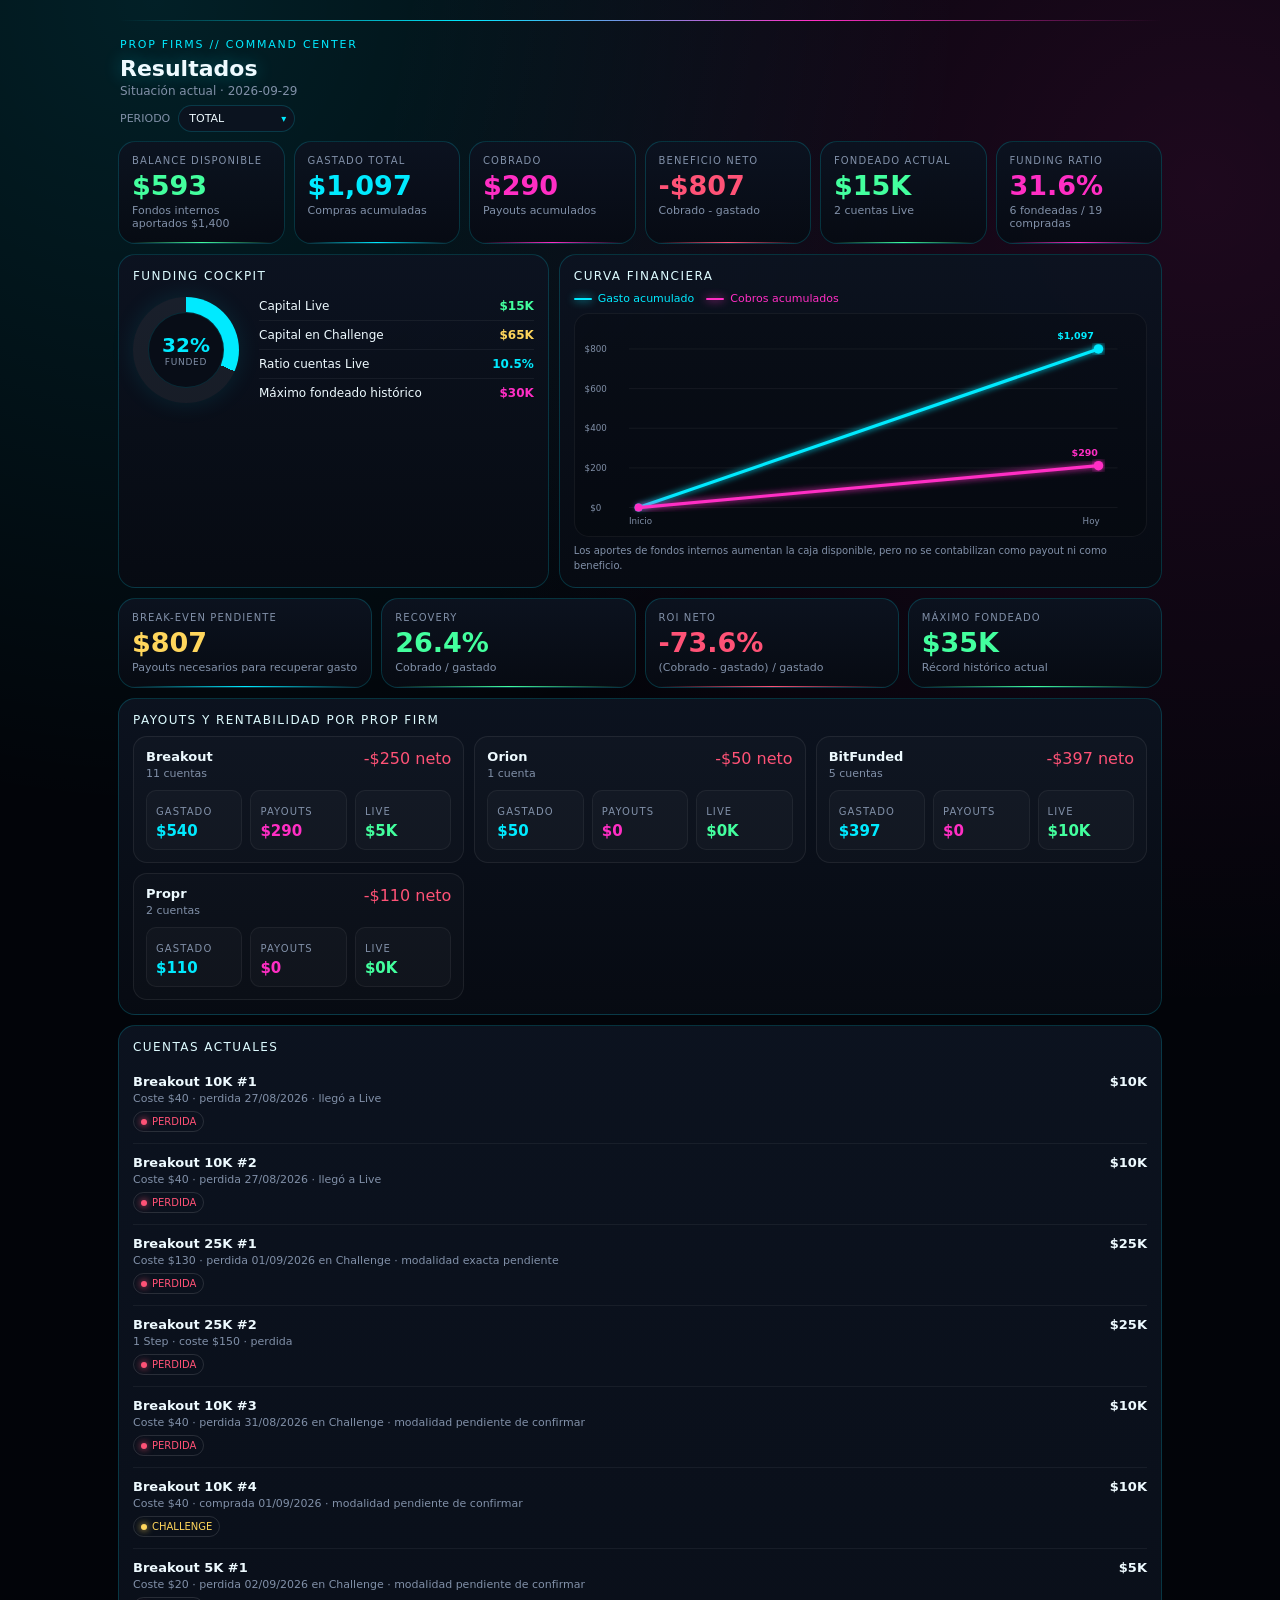
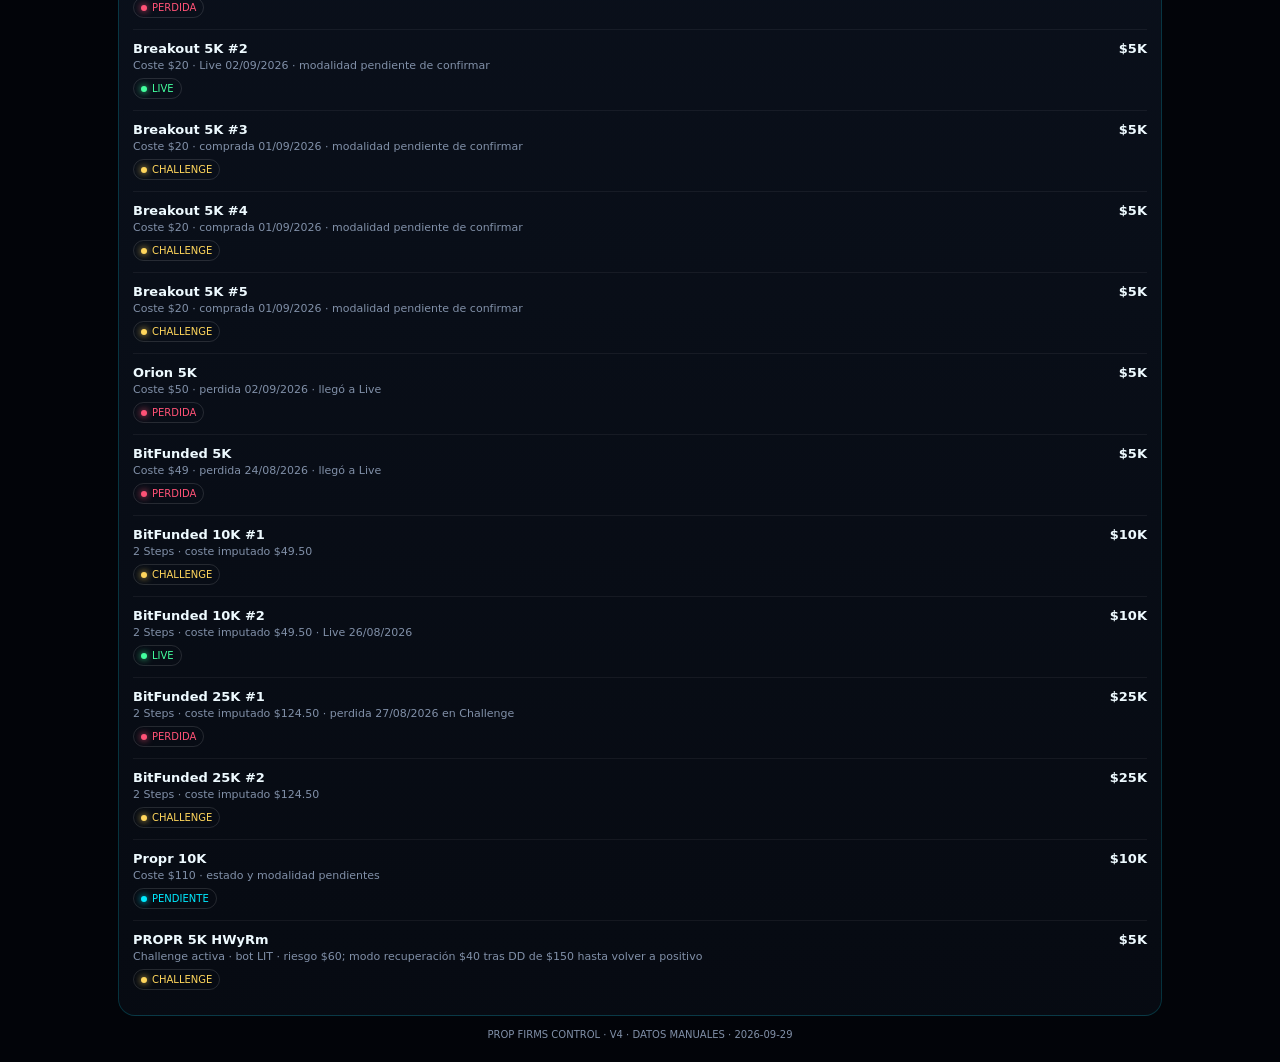
<file: index.html>
<!doctype html><html lang="es"><head><meta charset="utf-8"><meta name="viewport" content="width=device-width,initial-scale=1,viewport-fit=cover"><title>PROP FIRMS // COMMAND CENTER V4</title><link rel="stylesheet" href="style.min.css"></head><body><div class="wrap"><div class="topline"></div><header class="hero"><div class="kicker">PROP FIRMS // COMMAND CENTER</div><h1>Resultados</h1><div class="sub" id="subtitle">Situación actual · 20/08/2026</div><div class="period-row"><span>PERIODO</span><span class="select-wrap"><select id="period"><option value="total">TOTAL</option><option value="2026-08">AGOSTO 2026</option></select></span></div></header><section class="grid results"><div class="card greenLine"><div class="label">Balance disponible</div><div class="value green" id="balance">$343</div><div class="small" id="balanceSmall">Balance inicial $1.000</div></div><div class="card"><div class="label">Gastado total</div><div class="value cyan" id="spent">$657</div><div class="small">Compras acumuladas</div></div><div class="card pinkLine"><div class="label">Cobrado</div><div class="value pink" id="paid">$0</div><div class="small">Payouts acumulados</div></div><div class="card redLine"><div class="label">Beneficio neto</div><div class="value red" id="net">-$657</div><div class="small">Cobrado - gastado</div></div><div class="card greenLine"><div class="label">Fondeado actual</div><div class="value green" id="funded">$30K</div><div class="small" id="liveCount">4 cuentas Live</div></div><div class="card pinkLine"><div class="label">Funding Ratio</div><div class="value pink" id="fundingRatio">24.0%</div><div class="small" id="fundingSmall">$30K Live / $125K comprado</div></div></section><div class="two"><section class="panel"><div class="section-title">Funding cockpit</div><div class="funding-wrap"><div class="donut" id="donut"><div class="donut-inner"><div><div class="donut-number" id="donutNumber">24%</div><div class="donut-label">Funded</div></div></div></div><div><div class="frow"><span>Capital Live</span><strong class="green" id="capitalLive">$30K</strong></div><div class="frow"><span>Capital en Challenge</span><strong class="amber" id="capitalChallenge">$95K</strong></div><div class="frow"><span>Ratio cuentas Live</span><strong class="cyan" id="ratioAccounts">44.4%</strong></div><div class="frow"><span>Máximo fondeado histórico</span><strong class="pink">$30K</strong></div></div></div></section><section class="panel"><div class="section-title">Curva financiera</div><div class="legend"><span class="cyan"><i class="swatch" style="background:var(--cyan)"></i>Gasto acumulado</span><span class="pink"><i class="swatch" style="background:var(--pink)"></i>Cobros acumulados</span></div><div class="chartbox"><svg viewBox="0 0 700 260" role="img" aria-label="Curva acumulada actual de gasto y cobros"><defs><filter id="glowC"><feGaussianBlur stdDeviation="4" result="b"/><feMerge><feMergeNode in="b"/><feMergeNode in="SourceGraphic"/></feMerge></filter><filter id="glowP"><feGaussianBlur stdDeviation="4" result="b"/><feMerge><feMergeNode in="b"/><feMergeNode in="SourceGraphic"/></feMerge></filter></defs><g stroke="rgba(255,255,255,.07)" stroke-width="1"><line x1="58" y1="34" x2="674" y2="34"/><line x1="58" y1="84" x2="674" y2="84"/><line x1="58" y1="134" x2="674" y2="134"/><line x1="58" y1="184" x2="674" y2="184"/><line x1="58" y1="234" x2="674" y2="234"/></g><g fill="#8190a8" font-size="11" font-family="system-ui"><text x="9" y="238">$0</text><text x="2" y="188">$200</text><text x="2" y="138">$400</text><text x="2" y="88">$600</text><text x="2" y="38">$800</text><text x="58" y="255">Inicio</text><text x="630" y="255">Hoy</text></g><polyline id="spendLine" points="70,234 650,70" fill="none" stroke="#00eaff" stroke-width="4" stroke-linecap="round" filter="url(#glowC)"/><circle cx="70" cy="234" r="5" fill="#00eaff"/><circle id="spendDot" cx="650" cy="70" r="6" fill="#00eaff" filter="url(#glowC)"/><polyline id="paidLine" points="70,234 650,234" fill="none" stroke="#ff2ec4" stroke-width="4" stroke-linecap="round" filter="url(#glowP)"/><circle cx="70" cy="234" r="5" fill="#ff2ec4"/><circle id="paidDot" cx="650" cy="234" r="6" fill="#ff2ec4" filter="url(#glowP)"/><g font-size="12" font-family="system-ui" font-weight="700"><text id="spendLabel" x="598" y="58" fill="#00eaff">$657</text><text id="paidLabel" x="616" y="220" fill="#ff2ec4">$0</text></g></svg></div><div class="note" id="chartNote">No tenemos las fechas exactas de las compras anteriores. Por eso la gráfica arranca con el acumulado actual. A partir del próximo movimiento, los nuevos puntos sí quedarán registrados de forma cronológica.</div></section></div><section class="grid mini" style="margin-top:10px"><div class="card"><div class="label">Break-even pendiente</div><div class="value amber" id="breakeven">$657</div><div class="small">Payouts necesarios para recuperar gasto</div></div><div class="card greenLine"><div class="label">Recovery</div><div class="value green" id="recovery">0%</div><div class="small">Cobrado / gastado</div></div><div class="card redLine"><div class="label">ROI neto</div><div class="value red" id="roi">-100%</div><div class="small">(Cobrado - gastado) / gastado</div></div><div class="card greenLine"><div class="label">Máximo fondeado</div><div class="value green">$30K</div><div class="small">Récord histórico actual</div></div></section><section class="panel"><div class="section-title">Payouts y rentabilidad por Prop Firm</div><div class="firmgrid" id="firmGrid"></div></section><section class="panel"><div class="section-title">Cuentas actuales</div><div id="accountList"></div></section><div class="footer">PROP FIRMS CONTROL · V4 · DATOS REALES · 20/08/2026</div></div><script src="data.js"></script><script src="app.min.js"></script></body></html>
</file>
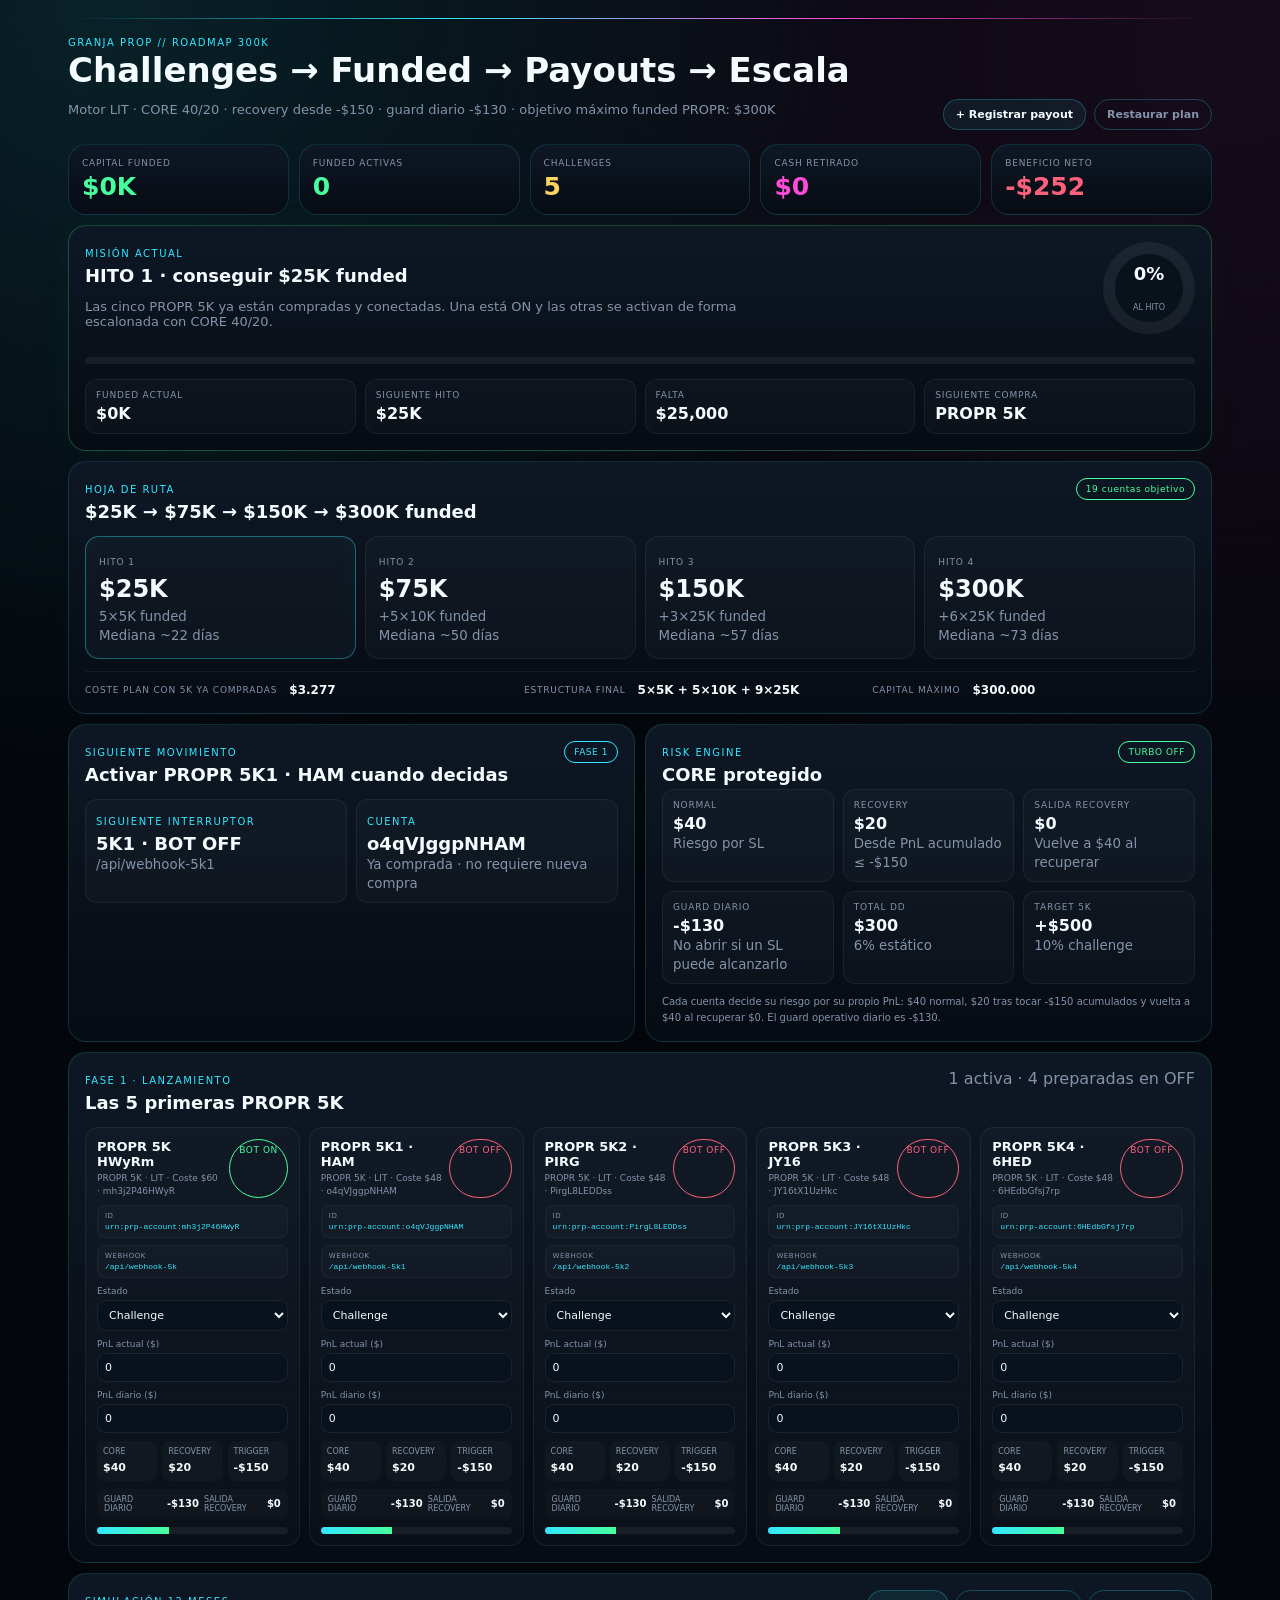
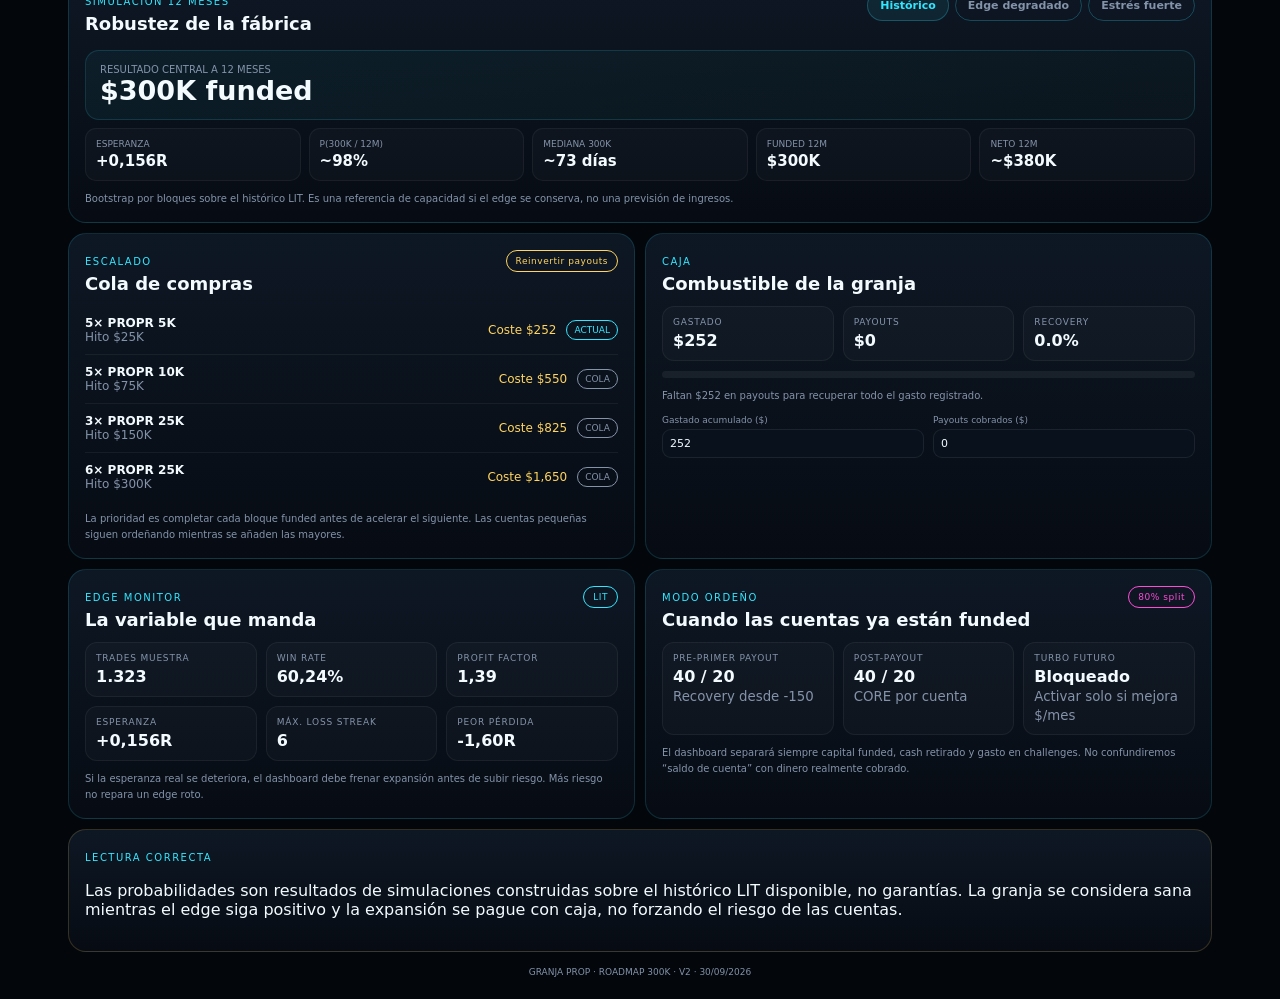
<file: granja.html>
<!doctype html>
<html lang="es">
<head>
<meta charset="utf-8">
<meta name="viewport" content="width=device-width,initial-scale=1,viewport-fit=cover">
<title>GRANJA PROP 5K // ROADMAP 300K</title>
<link rel="stylesheet" href="granja.css">
</head>
<body>
<div class="shell">
  <div class="beam"></div>

  <header class="hero">
    <div>
      <div class="kicker">GRANJA PROP // ROADMAP 300K</div>
      <h1>Challenges → Funded → Payouts → Escala</h1>
      <p class="sub">Motor LIT · CORE 40/20 · recovery desde -$150 · guard diario -$130 · objetivo máximo funded PROPR: $300K</p>
    </div>
    <div class="hero-actions">
      <button class="btn" id="addPayout">+ Registrar payout</button>
      <button class="btn ghost" id="resetDemo">Restaurar plan</button>
    </div>
  </header>

  <section class="kpis" id="topKpis"></section>

  <section class="panel mission">
    <div class="mission-head">
      <div>
        <span class="eyebrow">MISIÓN ACTUAL</span>
        <h2 id="missionTitle">Completar las 5 primeras funded</h2>
        <p class="mission-copy" id="missionCopy"></p>
      </div>
      <div class="mission-ring" id="missionRing">
        <div><strong id="missionPct">0%</strong><span>al hito</span></div>
      </div>
    </div>
    <div class="big-progress"><span id="missionBar"></span></div>
    <div class="mission-grid" id="missionGrid"></div>
  </section>

  <section class="panel">
    <div class="panel-head">
      <div>
        <span class="eyebrow">HOJA DE RUTA</span>
        <h2>$25K → $75K → $150K → $300K funded</h2>
      </div>
      <span class="pill green">19 cuentas objetivo</span>
    </div>
    <div class="roadmap" id="roadmap"></div>
    <div class="roadmap-summary">
      <span>Coste plan con 5K ya compradas</span><strong>$3.277</strong>
      <span>Estructura final</span><strong>5×5K + 5×10K + 9×25K</strong>
      <span>Capital máximo</span><strong>$300.000</strong>
    </div>
  </section>

  <section class="split">
    <article class="panel">
      <div class="panel-head">
        <div>
          <span class="eyebrow">SIGUIENTE MOVIMIENTO</span>
          <h2 id="nextActionTitle">Activar siguiente 5K cuando decidas</h2>
        </div>
        <span class="pill cyan" id="nextBuyBadge">FASE 1</span>
      </div>
      <div class="next-action" id="nextAction"></div>
    </article>

    <article class="panel">
      <div class="panel-head">
        <div>
          <span class="eyebrow">RISK ENGINE</span>
          <h2>CORE protegido</h2>
        </div>
        <span class="pill green">TURBO OFF</span>
      </div>
      <div class="risk-grid">
        <div><span>Normal</span><strong>$40</strong><small>Riesgo por SL</small></div>
        <div><span>Recovery</span><strong>$20</strong><small>Desde PnL acumulado ≤ -$150</small></div>
        <div><span>Salida recovery</span><strong>$0</strong><small>Vuelve a $40 al recuperar</small></div>
        <div><span>Guard diario</span><strong>-$130</strong><small>No abrir si un SL puede alcanzarlo</small></div>
        <div><span>Total DD</span><strong>$300</strong><small>6% estático</small></div>
        <div><span>Target 5K</span><strong>+$500</strong><small>10% challenge</small></div>
      </div>
      <p class="note">Cada cuenta decide su riesgo por su propio PnL: $40 normal, $20 tras tocar -$150 acumulados y vuelta a $40 al recuperar $0. El guard operativo diario es -$130.</p>
    </article>
  </section>

  <section class="panel">
    <div class="panel-head">
      <div>
        <span class="eyebrow">FASE 1 · LANZAMIENTO</span>
        <h2>Las 5 primeras PROPR 5K</h2>
      </div>
      <span class="muted" id="launchStatus">1 activa · 4 preparadas en OFF</span>
    </div>
    <div id="accountGrid" class="account-grid"></div>
  </section>

  <section class="panel">
    <div class="panel-head">
      <div>
        <span class="eyebrow">SIMULACIÓN 12 MESES</span>
        <h2>Robustez de la fábrica</h2>
      </div>
      <div class="scenario-tabs" id="scenarioTabs">
        <button data-s="base" class="active">Histórico</button>
        <button data-s="degraded">Edge degradado</button>
        <button data-s="stress">Estrés fuerte</button>
      </div>
    </div>
    <div class="scenario-hero" id="scenarioHero"></div>
    <div class="scenario-grid" id="scenarioGrid"></div>
    <p class="note" id="scenarioNote"></p>
  </section>

  <section class="split">
    <article class="panel">
      <div class="panel-head">
        <div>
          <span class="eyebrow">ESCALADO</span>
          <h2>Cola de compras</h2>
        </div>
        <span class="pill amber">Reinvertir payouts</span>
      </div>
      <div class="ladder" id="ladder"></div>
      <p class="note">La prioridad es completar cada bloque funded antes de acelerar el siguiente. Las cuentas pequeñas siguen ordeñando mientras se añaden las mayores.</p>
    </article>

    <article class="panel">
      <div class="panel-head">
        <div>
          <span class="eyebrow">CAJA</span>
          <h2>Combustible de la granja</h2>
        </div>
      </div>
      <div class="cash-grid" id="cashGrid"></div>
      <div class="breakbar"><span id="breakBar"></span></div>
      <p class="note" id="cashNote"></p>
      <div class="cash-edit">
        <label>Gastado acumulado ($)<input id="spentInput" type="number" min="0" step="1"></label>
        <label>Payouts cobrados ($)<input id="withdrawnInput" type="number" min="0" step="1"></label>
      </div>
    </article>
  </section>

  <section class="split">
    <article class="panel">
      <div class="panel-head">
        <div>
          <span class="eyebrow">EDGE MONITOR</span>
          <h2>La variable que manda</h2>
        </div>
        <span class="pill cyan">LIT</span>
      </div>
      <div class="edge-grid">
        <div><span>Trades muestra</span><strong>1.323</strong></div>
        <div><span>Win rate</span><strong>60,24%</strong></div>
        <div><span>Profit Factor</span><strong>1,39</strong></div>
        <div><span>Esperanza</span><strong>+0,156R</strong></div>
        <div><span>Máx. loss streak</span><strong>6</strong></div>
        <div><span>Peor pérdida</span><strong>-1,60R</strong></div>
      </div>
      <p class="note">Si la esperanza real se deteriora, el dashboard debe frenar expansión antes de subir riesgo. Más riesgo no repara un edge roto.</p>
    </article>

    <article class="panel">
      <div class="panel-head">
        <div>
          <span class="eyebrow">MODO ORDEÑO</span>
          <h2>Cuando las cuentas ya están funded</h2>
        </div>
        <span class="pill pink">80% split</span>
      </div>
      <div class="milk-grid">
        <div><span>Pre-primer payout</span><strong>40 / 20</strong><small>Recovery desde -150</small></div>
        <div><span>Post-payout</span><strong>40 / 20</strong><small>CORE por cuenta</small></div>
        <div><span>Turbo futuro</span><strong>Bloqueado</strong><small>Activar solo si mejora $/mes</small></div>
      </div>
      <p class="note">El dashboard separará siempre capital funded, cash retirado y gasto en challenges. No confundiremos “saldo de cuenta” con dinero realmente cobrado.</p>
    </article>
  </section>

  <section class="panel caution">
    <span class="eyebrow">LECTURA CORRECTA</span>
    <p>Las probabilidades son resultados de simulaciones construidas sobre el histórico LIT disponible, no garantías. La granja se considera sana mientras el edge siga positivo y la expansión se pague con caja, no forzando el riesgo de las cuentas.</p>
  </section>

  <footer>GRANJA PROP · ROADMAP 300K · V2 · 30/09/2026</footer>
</div>
<script src="granja.js"></script>
</body>
</html>
</file>
<file: granja.css>
:root{--bg:#03060b;--panel:#09111b;--panel2:#0d1725;--cyan:#31e7ff;--green:#47ff9d;--amber:#ffd45f;--red:#ff617c;--pink:#ff4bd8;--text:#f3fbff;--muted:#8393aa;--line:rgba(49,231,255,.15)}*{box-sizing:border-box}body{margin:0;color:var(--text);font-family:Inter,system-ui,-apple-system,Segoe UI,Roboto,sans-serif;background:radial-gradient(circle at 8% 0,rgba(49,231,255,.12),transparent 28%),radial-gradient(circle at 96% 2%,rgba(255,75,216,.08),transparent 30%),var(--bg)}.shell{max-width:1180px;margin:auto;padding:18px}.beam{height:1px;background:linear-gradient(90deg,transparent,var(--cyan),var(--pink),transparent);margin-bottom:18px}.hero{display:flex;align-items:flex-end;justify-content:space-between;gap:16px}.kicker,.eyebrow{font-size:10px;letter-spacing:.15em;text-transform:uppercase;color:var(--cyan)}h1{font-size:34px;line-height:1.05;margin:5px 0 4px}h2{font-size:18px;margin:4px 0}.sub,.muted,.note,small{color:var(--muted)}.sub{font-size:13px}.hero-actions{display:flex;gap:8px}.btn,.scenario-tabs button{border:1px solid rgba(49,231,255,.25);background:rgba(49,231,255,.07);color:var(--text);border-radius:999px;padding:8px 12px;font:inherit;font-size:11px;font-weight:700;cursor:pointer}.btn.ghost{background:transparent;color:var(--muted)}.kpis{display:grid;grid-template-columns:repeat(5,1fr);gap:10px;margin-top:14px}.kpi,.panel{background:linear-gradient(180deg,rgba(14,24,37,.97),rgba(7,12,20,.97));border:1px solid var(--line);border-radius:18px}.kpi{padding:13px}.kpi span,.mission-grid span,.roadmap-summary span,.risk-grid span,.cash-grid span,.edge-grid span,.milk-grid span{display:block;color:var(--muted);font-size:9px;text-transform:uppercase;letter-spacing:.09em}.kpi strong{display:block;font-size:25px;margin-top:4px}.panel{padding:16px;margin-top:10px}.panel-head,.mission-head{display:flex;justify-content:space-between;gap:14px;align-items:flex-start}.pill{display:inline-flex;border:1px solid currentColor;border-radius:999px;padding:5px 9px;font-size:9px;letter-spacing:.06em;white-space:nowrap}.cyan{color:var(--cyan)}.green{color:var(--green)}.amber{color:var(--amber)}.red{color:var(--red)}.pink{color:var(--pink)}.mission{border-color:rgba(71,255,157,.24);box-shadow:0 0 36px rgba(71,255,157,.035)}.mission-copy{font-size:13px;color:var(--muted);max-width:720px}.mission-ring{width:92px;height:92px;border-radius:50%;display:grid;place-items:center;background:conic-gradient(var(--green) 0 var(--p,0%),rgba(255,255,255,.06) var(--p,0%) 100%)}.mission-ring>div{width:68px;height:68px;border-radius:50%;background:#09111b;display:grid;place-items:center;text-align:center}.mission-ring strong{font-size:18px}.mission-ring span{font-size:8px;text-transform:uppercase;color:var(--muted)}.big-progress,.progress,.breakbar{height:7px;border-radius:999px;overflow:hidden;background:rgba(255,255,255,.06)}.big-progress{margin:15px 0}.big-progress span,.progress span,.breakbar span{height:100%;display:block;background:linear-gradient(90deg,var(--cyan),var(--green));width:0}.mission-grid,.risk-grid,.cash-grid,.edge-grid,.milk-grid{display:grid;gap:9px}.mission-grid{grid-template-columns:repeat(4,1fr)}.mission-grid>div,.risk-grid>div,.cash-grid>div,.edge-grid>div,.milk-grid>div,.next-action>div{padding:10px;border:1px solid rgba(255,255,255,.055);border-radius:12px;background:rgba(255,255,255,.022)}.mission-grid strong,.risk-grid strong,.cash-grid strong,.edge-grid strong,.milk-grid strong{display:block;margin-top:4px;font-size:16px}.roadmap{display:grid;grid-template-columns:repeat(4,1fr);gap:9px;margin-top:10px}.milestone{position:relative;padding:13px;border:1px solid rgba(255,255,255,.06);border-radius:14px;background:rgba(255,255,255,.022);overflow:hidden}.milestone.done{border-color:rgba(71,255,157,.28)}.milestone.current{border-color:rgba(49,231,255,.38);box-shadow:inset 0 0 24px rgba(49,231,255,.04)}.milestone .step{font-size:9px;color:var(--muted);text-transform:uppercase;letter-spacing:.1em}.milestone strong{display:block;font-size:24px;margin:6px 0 4px}.milestone small{display:block;line-height:1.45}.roadmap-summary{display:grid;grid-template-columns:repeat(3,auto 1fr);gap:8px 12px;align-items:center;margin-top:12px;padding-top:11px;border-top:1px solid rgba(255,255,255,.06);font-size:12px}.split{display:grid;grid-template-columns:1fr 1fr;gap:10px}.next-action{display:grid;grid-template-columns:1fr 1fr;gap:9px;margin-top:10px}.next-action strong{display:block;font-size:18px;margin-top:4px}.risk-grid{grid-template-columns:repeat(3,1fr)}.account-grid{display:grid;grid-template-columns:repeat(5,1fr);gap:9px;margin-top:10px}.account-card{padding:11px;background:rgba(255,255,255,.02);border:1px solid rgba(255,255,255,.06);border-radius:14px}.account-top{display:flex;justify-content:space-between;gap:7px}.account-name{font-weight:800;font-size:13px}.account-meta{font-size:9px;color:var(--muted);margin-top:3px;line-height:1.4}.account-card label{display:block;color:var(--muted);font-size:9px;margin-top:8px}.account-card select,.account-card input,.cash-edit input{width:100%;margin-top:4px;border:1px solid rgba(255,255,255,.08);background:#08111c;color:var(--text);border-radius:9px;padding:7px;font:inherit;font-size:11px}.account-bottom{display:grid;grid-template-columns:repeat(3,1fr);gap:5px;margin:8px 0}.account-bottom div{padding:6px;border-radius:8px;background:rgba(255,255,255,.025)}.account-bottom span{display:block;color:var(--muted);font-size:8px;text-transform:uppercase}.account-bottom strong{font-size:11px}.scenario-tabs{display:flex;gap:6px;flex-wrap:wrap}.scenario-tabs button{color:var(--muted);background:transparent}.scenario-tabs button.active{color:var(--cyan);background:rgba(49,231,255,.08)}.scenario-hero{margin-top:12px;padding:13px 14px;border:1px solid rgba(49,231,255,.15);border-radius:14px;background:linear-gradient(90deg,rgba(49,231,255,.05),rgba(71,255,157,.025))}.scenario-hero strong{font-size:27px}.scenario-hero span{display:block;color:var(--muted);font-size:10px;text-transform:uppercase}.scenario-grid{display:grid;grid-template-columns:repeat(5,1fr);gap:8px;margin-top:8px}.scenario-grid div{padding:10px;border-radius:11px;background:rgba(255,255,255,.022);border:1px solid rgba(255,255,255,.05)}.scenario-grid span{display:block;color:var(--muted);font-size:9px;text-transform:uppercase}.scenario-grid strong{display:block;margin-top:3px;font-size:15px}.ladder{margin-top:8px}.ladder-row{display:grid;grid-template-columns:1fr auto auto;gap:10px;align-items:center;padding:10px 0;border-bottom:1px solid rgba(255,255,255,.055);font-size:12px}.ladder-row:last-child{border-bottom:none}.ladder-row .cost{color:var(--amber)}.ladder-row .status{font-size:9px;border-radius:999px;padding:4px 7px;border:1px solid currentColor}.cash-grid{grid-template-columns:repeat(3,1fr);margin-top:8px}.breakbar{margin-top:10px}.cash-edit{display:grid;grid-template-columns:1fr 1fr;gap:9px;margin-top:11px}.cash-edit label{font-size:9px;color:var(--muted)}.edge-grid{grid-template-columns:repeat(3,1fr);margin-top:8px}.milk-grid{grid-template-columns:repeat(3,1fr);margin-top:8px}.note{font-size:10px;line-height:1.55;margin:10px 0 0}.caution{border-color:rgba(255,212,95,.18)}footer{text-align:center;color:var(--muted);font-size:9px;padding:15px 0 4px}@media(max-width:900px){.hero{display:block}.hero-actions{margin-top:10px}.kpis{grid-template-columns:repeat(2,1fr)}.split{grid-template-columns:1fr}.account-grid{grid-template-columns:repeat(2,1fr)}.roadmap{grid-template-columns:repeat(2,1fr)}.scenario-grid{grid-template-columns:repeat(2,1fr)}.roadmap-summary{grid-template-columns:1fr 1fr}.mission-grid{grid-template-columns:repeat(2,1fr)}}@media(max-width:560px){.shell{padding:11px}h1{font-size:26px}.account-grid,.roadmap,.scenario-grid,.mission-grid,.risk-grid,.cash-grid,.edge-grid,.milk-grid,.cash-edit,.next-action{grid-template-columns:1fr}.mission-ring{width:76px;height:76px}.roadmap-summary{grid-template-columns:1fr}.kpi strong{font-size:21px}}
.account-tech{margin-top:7px;padding:6px 7px;border-radius:8px;background:rgba(255,255,255,.018);border:1px solid rgba(255,255,255,.045);overflow:hidden}
.account-tech span{display:block;color:var(--muted);font-size:7px;text-transform:uppercase;letter-spacing:.08em}
.account-tech code{display:block;margin-top:2px;color:var(--cyan);font-size:8px;white-space:nowrap;overflow:hidden;text-overflow:ellipsis}
.account-guard{display:grid;grid-template-columns:1fr auto 1fr auto;gap:5px;align-items:center;margin:7px 0 8px;padding:6px 7px;border-radius:8px;background:rgba(255,255,255,.02);font-size:8px}
.account-guard span{color:var(--muted);text-transform:uppercase}
.account-guard strong{font-size:10px}
</file>
<file: style.min.css>
:root{--bg:#020409;--panel:#080d17;--panel2:#0c1321;--cyan:#00eaff;--pink:#ff2ec4;--green:#43ff9e;--red:#ff5276;--amber:#ffd65c;--text:#eefaff;--muted:#8190a8;--line:rgba(0,234,255,.18);}*{box-sizing:border-box}body{margin:0;color:var(--text);font-family:Inter,system-ui,-apple-system,Segoe UI,Roboto,sans-serif;background:radial-gradient(circle at 12% 0,rgba(0,234,255,.12),transparent 28%),radial-gradient(circle at 94% 7%,rgba(255,46,196,.11),transparent 30%),var(--bg);}.wrap{max-width:1080px;margin:auto;padding:12px}.topline{height:1px;background:linear-gradient(90deg,transparent,var(--cyan),var(--pink),transparent);margin:2px 0 12px}.hero{padding:5px 2px 7px}.kicker{font-size:11px;letter-spacing:.16em;color:var(--cyan);text-transform:uppercase}h1{font-size:22px;margin:5px 0 3px;text-shadow:0 0 18px rgba(0,234,255,.30)}.sub{font-size:12px;color:var(--muted)}.grid{display:grid;gap:9px}.results{grid-template-columns:repeat(2,1fr)}.card,.panel{background:linear-gradient(180deg,rgba(12,19,32,.96),rgba(7,11,19,.96));border:1px solid var(--line);border-radius:17px;}.card{padding:13px;position:relative;overflow:hidden}.card:after{content:"";position:absolute;left:12px;right:12px;bottom:0;height:1px;background:linear-gradient(90deg,transparent,var(--cyan),transparent)}.card.pinkLine:after{background:linear-gradient(90deg,transparent,var(--pink),transparent)}.card.greenLine:after{background:linear-gradient(90deg,transparent,var(--green),transparent)}.card.redLine:after{background:linear-gradient(90deg,transparent,var(--red),transparent)}.label{font-size:10px;letter-spacing:.11em;text-transform:uppercase;color:var(--muted)}.value{font-size:25px;font-weight:800;margin-top:4px}.small{font-size:11px;color:var(--muted);margin-top:3px}.cyan{color:var(--cyan)}.pink{color:var(--pink)}.green{color:var(--green)}.red{color:var(--red)}.amber{color:var(--amber)}.panel{padding:14px;margin-top:10px}.section-title{font-size:12px;letter-spacing:.12em;text-transform:uppercase;color:#ddfbff;margin-bottom:9px}.funding-wrap{display:grid;grid-template-columns:112px 1fr;gap:14px;align-items:center}.donut{width:106px;height:106px;border-radius:50%;background:conic-gradient(var(--cyan) 0 var(--funding,24%),rgba(255,255,255,.06) var(--funding,24%) 100%);display:grid;place-items:center;box-shadow:0 0 24px rgba(0,234,255,.10)}.donut-inner{width:76px;height:76px;border-radius:50%;background:#080d17;display:grid;place-items:center;text-align:center;border:1px solid rgba(0,234,255,.14)}.donut-number{font-size:20px;font-weight:800;color:var(--cyan)}.donut-label{font-size:9px;color:var(--muted);text-transform:uppercase;letter-spacing:.08em}.frow{display:flex;justify-content:space-between;gap:8px;padding:7px 0;border-bottom:1px solid rgba(255,255,255,.055);font-size:12px}.frow:last-child{border-bottom:none}.chartbox{margin-top:8px;border-radius:15px;background:rgba(0,0,0,.16);border:1px solid rgba(255,255,255,.055);padding:8px}.legend{display:flex;flex-wrap:wrap;gap:12px;font-size:11px;color:var(--muted);margin:2px 0 8px}.legend span{display:inline-flex;align-items:center;gap:6px}.swatch{width:18px;height:2px;border-radius:8px;box-shadow:0 0 8px currentColor}svg{width:100%;height:auto;display:block}.account{display:grid;grid-template-columns:1fr auto;gap:10px;padding:11px 0;border-bottom:1px solid rgba(255,255,255,.055)}.account:last-child{border-bottom:none}.name{font-size:13px;font-weight:700}.meta{font-size:11px;color:var(--muted);margin-top:3px}.badge{display:inline-flex;align-items:center;gap:5px;border-radius:999px;padding:4px 7px;font-size:10px;border:1px solid rgba(255,255,255,.12);margin-top:6px}.dot{width:6px;height:6px;border-radius:50%;background:currentColor;box-shadow:0 0 7px currentColor}.amount{text-align:right;font-weight:700;font-size:13px}.mini{grid-template-columns:repeat(2,1fr)}.firmgrid{display:grid;gap:10px}.firm-card{border:1px solid rgba(255,255,255,.07);border-radius:14px;padding:12px;background:rgba(255,255,255,.02)}.firm-head{display:flex;justify-content:space-between;gap:12px;align-items:flex-start}.firm-name{font-weight:800;font-size:13px}.firm-metrics{display:grid;grid-template-columns:repeat(3,1fr);gap:8px;margin-top:10px}.firm-metrics div{background:rgba(255,255,255,.025);border:1px solid rgba(255,255,255,.055);border-radius:10px;padding:9px}.firm-metrics strong{display:block;margin-top:3px;font-size:15px}.note{font-size:10px;color:var(--muted);margin-top:7px;line-height:1.45}.footer{text-align:center;color:var(--muted);font-size:10px;padding:13px 0 4px}.period-row{display:flex;align-items:center;gap:8px;margin:7px 0 2px;font-size:11px;color:var(--muted)}.period-row select{appearance:none;background:rgba(12,19,32,.96);color:var(--text);border:1px solid var(--line);border-radius:999px;padding:6px 26px 6px 10px;font:inherit;outline:none}.period-row .select-wrap{position:relative;display:inline-flex;align-items:center}.period-row .select-wrap:after{content:"▾";position:absolute;right:9px;color:var(--cyan);pointer-events:none;font-size:10px}@media(min-width:760px){.wrap{padding:18px}.results{grid-template-columns:repeat(6,1fr)}.mini{grid-template-columns:repeat(4,1fr)}.value{font-size:27px}.two{display:grid;grid-template-columns:1fr 1.4fr;gap:10px}.two .panel{margin-top:10px}.firmgrid{grid-template-columns:repeat(3,1fr)}}.live-head{display:flex;justify-content:space-between;gap:12px;align-items:center;margin-bottom:10px}.live-status{font-size:12px;font-weight:800;color:var(--cyan);display:flex;align-items:center;gap:7px}.live-status.ok{color:var(--green)}.live-status.err{color:var(--red)}.refresh-btn{border:1px solid var(--line);background:rgba(0,234,255,.06);color:var(--cyan);border-radius:999px;padding:7px 11px;font:inherit;font-size:11px;cursor:pointer}.refresh-btn:disabled{opacity:.45;cursor:wait}.live-kpis{margin-bottom:4px}.live-list{margin-top:7px}.live-account{display:grid;grid-template-columns:1fr auto;gap:12px;padding:12px 0;border-bottom:1px solid rgba(255,255,255,.055)}.live-account:last-child{border-bottom:none}.live-account .live-title{font-size:13px;font-weight:800}.live-account .live-meta{font-size:10px;color:var(--muted);margin-top:4px;line-height:1.45}.live-account .live-numbers{text-align:right;font-size:11px}.live-account .live-numbers strong{display:block;font-size:14px;margin-bottom:3px}.progress{height:5px;border-radius:999px;background:rgba(255,255,255,.07);overflow:hidden;margin-top:7px}.progress>span{display:block;height:100%;background:linear-gradient(90deg,var(--cyan),var(--green));width:0}.sync-badge{display:inline-flex;align-items:center;gap:5px;border:1px solid rgba(255,255,255,.1);border-radius:999px;padding:3px 7px;margin-top:6px;font-size:9px;color:var(--muted)}
</file>
